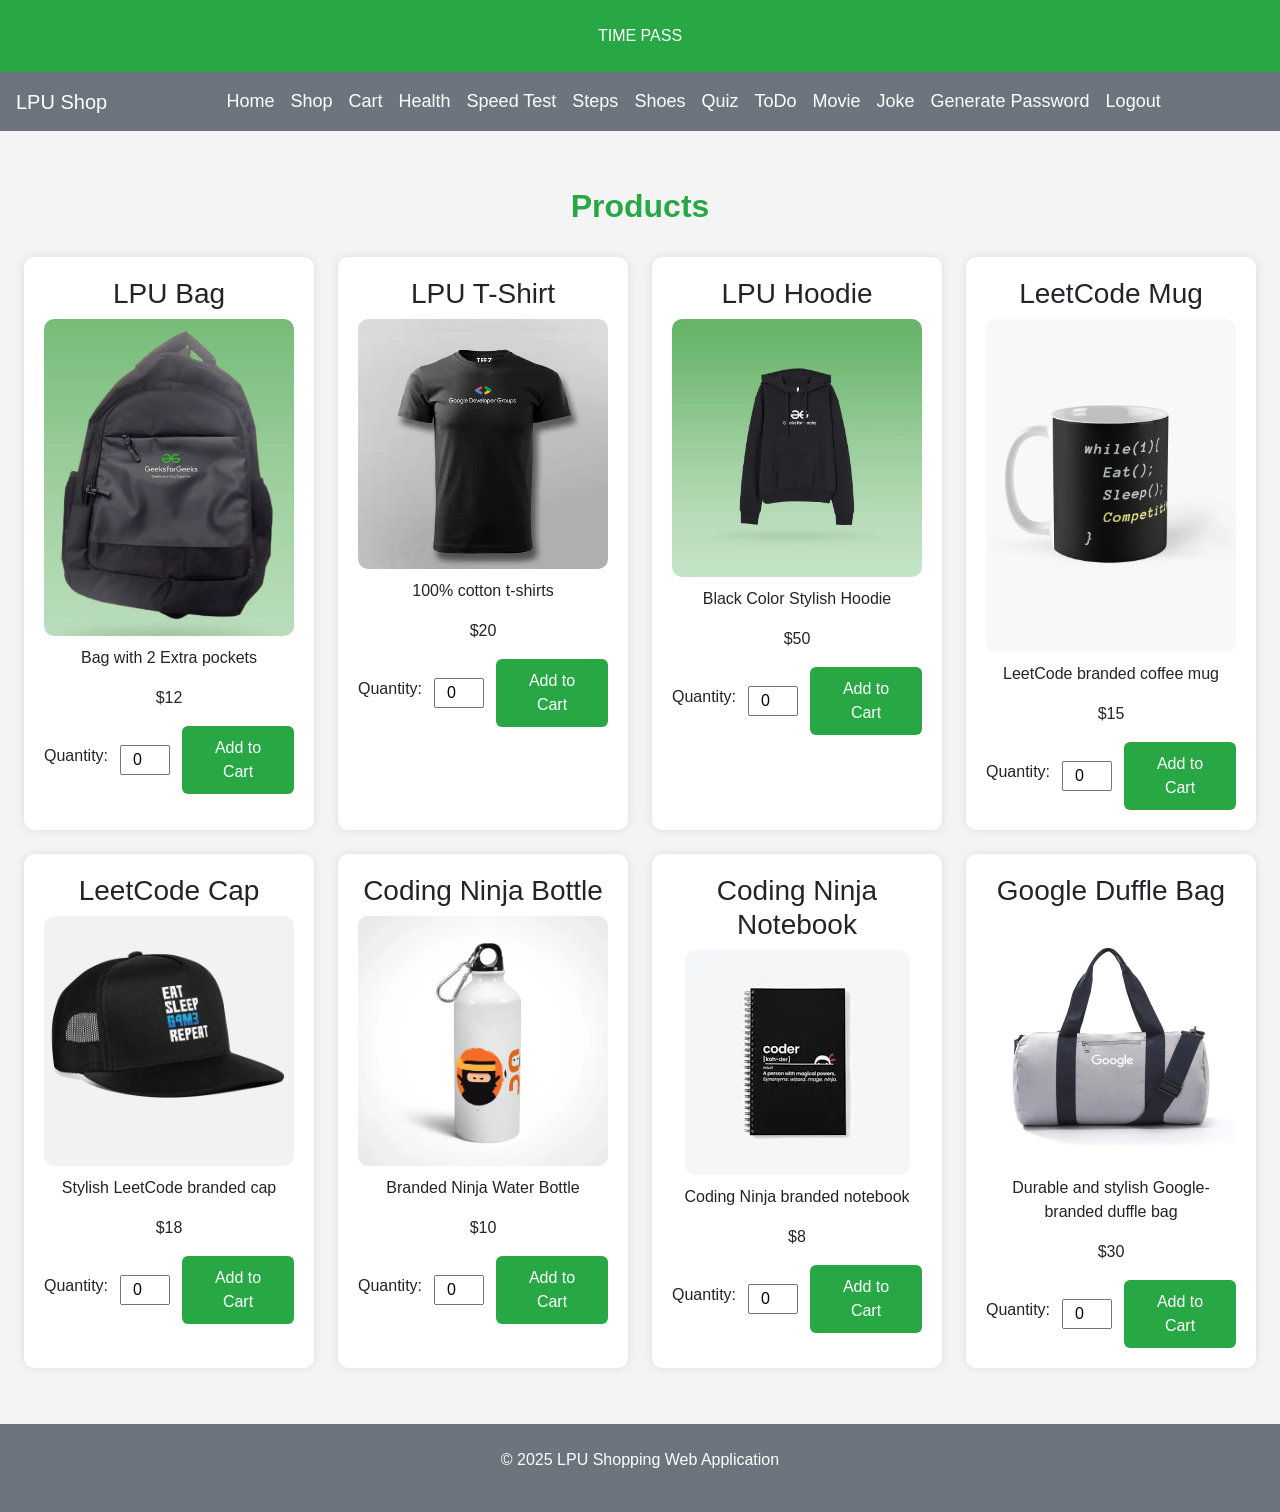
<file: index.html>
<!DOCTYPE html>
<html lang="en">
<head>
  <meta charset="UTF-8" />
  <meta name="viewport" content="width=device-width, initial-scale=1.0" />
  <title>LPU Shopping Web Application</title>

 <link rel="preconnect" href="https://stackpath.bootstrapcdn.com" />
  <link rel="preconnect" href="https://cdnjs.cloudflare.com" />
  <link rel="preconnect" href="https://cdn.jsdelivr.net" />

  <!-- Bootstrap CSS -->
  <link href="https://stackpath.bootstrapcdn.com/bootstrap/4.5.2/css/bootstrap.min.css" rel="stylesheet" />
  <link rel="stylesheet" href="https://cdnjs.cloudflare.com/ajax/libs/font-awesome/5.15.3/css/all.min.css" />
<!-- Preload critical CSS and JavaScript -->
<link rel="preload" href="https://stackpath.bootstrapcdn.com/bootstrap/4.5.2/css/bootstrap.min.css" as="style" />
<link rel="preload" href="https://code.jquery.com/jquery-3.5.1.slim.min.js" as="script" />
<link rel="preload" href="https://cdn.jsdelivr.net/npm/@popperjs/core@2.9.2/dist/umd/popper.min.js" as="script" />
<link rel="preload" href="https://stackpath.bootstrapcdn.com/bootstrap/4.5.2/js/bootstrap.min.js" as="script" />
<link rel="stylesheet" href="https://cdnjs.cloudflare.com/ajax/libs/font-awesome/5.15.3/css/all.min.css" />
<link rel="stylesheet" href="style.css" />

</head>
<body>
  <header>TIME PASS</header>

  <!-- Responsive Navbar -->
  <nav class="navbar navbar-expand-lg navbar-dark">
    <a class="navbar-brand text-white" href="#">LPU Shop</a>
    <button class="navbar-toggler" type="button" data-toggle="collapse" data-target="#navbarNav"
      aria-controls="navbarNav" aria-expanded="false" aria-label="Toggle navigation">
      <span class="navbar-toggler-icon"></span>
    </button>

    <div class="collapse navbar-collapse justify-content-center" id="navbarNav">
      <ul class="navbar-nav">
        <li class="nav-item"><a class="nav-link" href="login.html">Home</a></li>
        <li class="nav-item"><a class="nav-link" href="index.html">Shop</a></li>
        <li class="nav-item"><a class="nav-link" href="cart.html">Cart</a></li>
         <li class="nav-item"><a class="nav-link" href="figma1.html">Health</a></li>
         <li class="nav-item"><a class="nav-link" href="figma2.html">Speed Test</a></li>
        <li class="nav-item"><a class="nav-link" href="figma3.html">Steps</a></li>
           <li class="nav-item"><a class="nav-link" href="shoes.html">Shoes</a></li>
          <li class="nav-item"><a class="nav-link" href="game.html">Quiz</a></li>
        <li class="nav-item"><a class="nav-link" href="todo.html">ToDo</a></li>
        <li class="nav-item"><a class="nav-link" href="movie.html">Movie</a></li>
        <li class="nav-item"><a class="nav-link" href="joke.html">Joke</a></li>
        <li class="nav-item"><a class="nav-link" href="pass.html">Generate Password</a></li>
      <li class="nav-item"><a class="nav-link" href="logout.html">Logout</a></li>
      </ul>
    </div>
  </nav>

  <!-- Product Section -->
 
       
      <main>
    <h2>Products</h2>
    <div class="products-container">
     
      <div class="product-card">
        <h3>LPU Bag</h3>
        <picture>
            <source srcset="images/a.webp" type="image/webp">
            <img src="images/a.webp" alt="LPU Bag" loading="lazy">
          </picture>
        <!-- <img src="https://media.geeksforgeeks.org/wp-content/uploads/20230407154213/gfg-bag.jpg" alt="LPU Bag" /> -->
        <p>Bag with 2 Extra pockets</p>
        <p>$12</p>
        <form>
          <label>Quantity:</label>
          <input type="number" value="0" min="1" max="10" />
          <button>Add to Cart</button>
        </form>
      </div>

      <div class="product-card">
        <h3>LPU T-Shirt</h3>
        <picture>
        <source srcset="images/b.webp" type="image/webp">
            <img src="images/b.webp" alt="LPU T-Shirt" loading="lazy">
          </picture>
        <!-- <img src="https://www.teez.in/cdn/shop/files/GoogleDeveloperGroupsMenRoundNeckT-shirt_1_large.jpg?v=1697868667" alt="LPU T-Shirt" /> -->
        <p>100% cotton t-shirts</p>
        <p>$20</p>
        <form>
          <label>Quantity:</label>
          <input type="number" value="0" min="1" max="10" />
          <button>Add to Cart</button>
        </form>
      </div>
      <div class="product-card">
        <h3>LPU Hoodie</h3>
        <picture>
            <source srcset="images/c.webp" type="image/webp">
            <img src="images/c.webp" alt="LPU Hoodie" loading="lazy">
          </picture>
        <!-- <img src="https://media.geeksforgeeks.org/wp-content/uploads/20230407153938/gfg-hoodie.jpg" alt="LPU Hoodie" /> -->
        <p>Black Color Stylish Hoodie</p>
        <p>$50</p>
        <form>
          <label>Quantity:</label>
          <input type="number" value="0" min="1" max="10" />
          <button>Add to Cart</button>
        </form>
      </div>

      <div class="product-card">
        <h3>LeetCode Mug</h3>
        <picture>
            <source srcset="images/d.webp" type="image/webp">
            <img src="images/d.webp" alt="LeetCode Mug" loading="lazy">
          </picture>
        <!-- <img src="https://ih1.redbubble.net/image.2287421610.9103/mug,standard,x1000,left-pad,750x1000,f8f8f8.jpg" alt="LeetCode Mug" /> -->
        <p>LeetCode branded coffee mug</p>
        <p>$15</p>
        <form>
          <label>Quantity:</label>
          <input type="number" value="0" min="1" max="10" />
          <button>Add to Cart</button>
        </form>
      </div>
      <div class="product-card">
        <h3>LeetCode Cap</h3>
        <picture>
            <source srcset="images/e.webp" type="image/webp">
            <img src="images/e.webp" alt="LeetCode Cap" loading="lazy">
          </picture>
        <!-- <img src="https://image.spreadshirtmedia.com/image-server/v1/products/T1040A14PA2252PT32X35Y0D1037642133W5325H6391/views/1,width=550,height=550,appearanceId=14,backgroundColor=F2F2F2,modelId=1795,crop=list/eat-sleep-game-repeat-funny-leetcode-leet-snapback-cap.jpg" alt="LeetCode Cap" /> -->
        <p>Stylish LeetCode branded cap</p>
        <p>$18</p>
        <form>
          <label>Quantity:</label>
          <input type="number" value="0" min="1" max="10" />
          <button>Add to Cart</button>
        </form>
      </div>
      <div class="product-card">
        <h3>Coding Ninja Bottle</h3>
        <picture>
            <source srcset="images/f.webp" type="image/webp">
            <img src="images/f.webp" alt="Coding Ninja Bottle" loading="lazy">
          </picture>
        <!-- <img src="https://envibe.in/cdn/shop/files/front-659718046ecd9-Sipper_Bottle_600_ml.jpg?v=1704400924" alt="Coding Ninja Bottle" /> -->
        <p>Branded Ninja Water Bottle</p>
        <p>$10</p>
        <form>
          <label>Quantity:</label>
          <input type="number" value="0" min="1" max="10" />
          <button>Add to Cart</button>
        </form>
      </div>
      <div class="product-card">
        <h3>Coding Ninja Notebook</h3>
        <picture>
            <source srcset="images/g.webp" type="image/webp">
            <img src="images/g.webp" alt="Coding Ninja Notebook" loading="lazy">
          </picture>
        <!-- <img src="https://encrypted-tbn0.gstatic.com/images?q=tbn:ANd9GcR4txMD6oSGt35pG8MCZHsUNw3lMYqpsAHKQQ&s" alt="Coding Ninja Notebook" /> -->
        <p>Coding Ninja branded notebook</p>
        <p>$8</p>
        <form>
          <label>Quantity:</label>
          <input type="number" value="0" min="1" max="10" />
          <button>Add to Cart</button>
        </form>
      </div>
      <div class="product-card">
        <h3>Google Duffle Bag</h3>
        <picture>
            <source srcset="images/h.webp" type="image/webp">
            <img src="images/h.webp" alt="Google Duffle Bag" loading="lazy">
          </picture>
        <!-- <img src="https://5.imimg.com/data5/SELLER/Default/2020/10/FN/ES/DU/2459857/google-duffle-fa.jpg" alt="Google Duffle Bag" /> -->
        <p>Durable and stylish Google-branded duffle bag</p>
        <p>$30</p>
        <form>
          <label>Quantity:</label>
          <input type="number" value="0" min="1" max="10" />
          <button>Add to Cart</button>
        </form>
      </div>
    </div>

   
      
  </main>

  <!-- Footer -->
  <footer>
    <p>&copy; 2025 LPU Shopping Web Application</p>
  </footer>
<script src="script.js" defer></script>
  <!-- Bootstrap JS -->
  <script src="https://code.jquery.com/jquery-3.5.1.slim.min.js"></script>
  <script src="https://cdn.jsdelivr.net/npm/@popperjs/core@2.9.2/dist/umd/popper.min.js"></script>
  <script src="https://stackpath.bootstrapcdn.com/bootstrap/4.5.2/js/bootstrap.min.js"></script>

  <script>
  if ('serviceWorker' in navigator) {
    navigator.serviceWorker.register('/service-worker.js')
    .then(function(registration) {
      console.log('Service Worker Registered with scope:', registration.scope);
    }).catch(function(error) {
      console.log('Service Worker registration failed:', error);
    });
  }
</script>


</body>
</html>
</file>
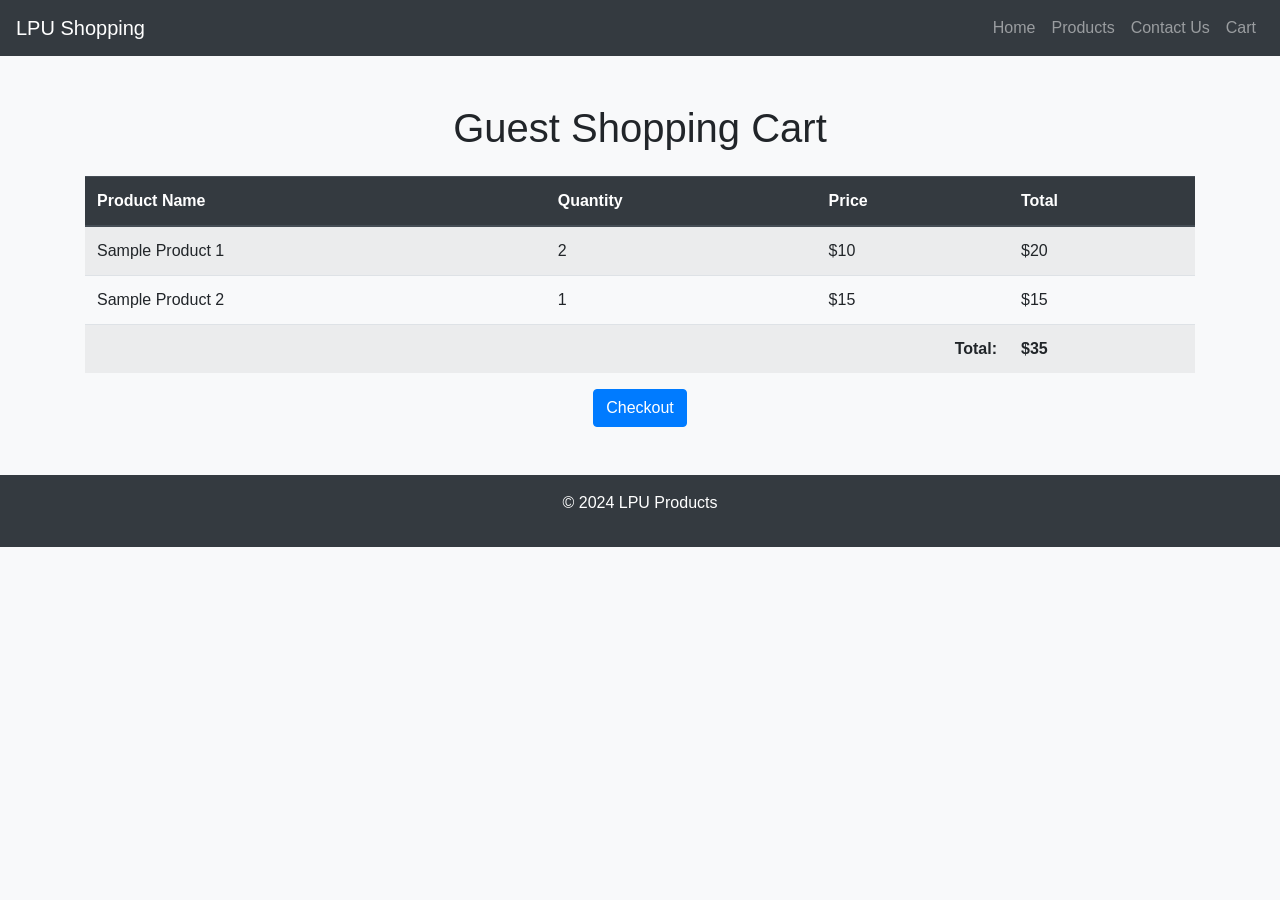
<file: cart.html>
<!DOCTYPE html>
<html lang="en">

<head>
    <meta charset="UTF-8">
    <meta name="viewport" content="width=device-width, initial-scale=1.0">
    <title>Shopping Cart</title>
    <!-- Bootstrap CSS -->
    <link href="https://stackpath.bootstrapcdn.com/bootstrap/4.5.2/css/bootstrap.min.css" rel="stylesheet">
</head>

<body class="bg-light">
    <header>
        <!-- Bootstrap Navbar -->
        <nav class="navbar navbar-expand-lg navbar-dark bg-dark">
            <a class="navbar-brand" href="#">LPU Shopping</a>
            <button class="navbar-toggler" type="button" data-toggle="collapse" data-target="#navbarNav"
                aria-controls="navbarNav" aria-expanded="false" aria-label="Toggle navigation">
                <span class="navbar-toggler-icon"></span>
            </button>
            <div class="collapse navbar-collapse" id="navbarNav">
                <ul class="navbar-nav ml-auto">
                    <li class="nav-item">
                        <a class="nav-link" href="login.html">Home</a>
                    </li>
                    <li class="nav-item">
                        <a class="nav-link" href="index.html">Products</a>
                    </li>
                    <li class="nav-item">
                        <a class="nav-link" href="mailto:vishalbisht987@gmail.com">Contact Us</a>
                    </li>
                    <li class="nav-item">
                        <a class="nav-link" href="cart.html">Cart</a>
                    </li>
                </ul>
            </div>
        </nav>
    </header>

    <div class="container mt-5">
        <h1 class="text-center">Guest Shopping Cart</h1>

        <section>
            <!-- Bootstrap Responsive Table -->
            <table class="table table-striped table-hover mt-4">
                <thead class="thead-dark">
                    <tr>
                        <th scope="col">Product Name</th>
                        <th scope="col">Quantity</th>
                        <th scope="col">Price</th>
                        <th scope="col">Total</th>
                    </tr>
                </thead>
                <tbody>
                    <tr>
                        <td>Sample Product 1</td>
                        <td>2</td>
                        <td>$10</td>
                        <td>$20</td>
                    </tr>
                    <tr>
                        <td>Sample Product 2</td>
                        <td>1</td>
                        <td>$15</td>
                        <td>$15</td>
                    </tr>
                    <tr>
                        <td colspan="3" class="text-right"><strong>Total:</strong></td>
                        <td><strong>$35</strong></td>
                    </tr>
                </tbody>
            </table>

            <div class="text-center">
                <button type="button" class="btn btn-primary">Checkout</button>
            </div>
        </section>
    </div>

    <!-- Footer -->
    <footer class="bg-dark text-white text-center py-3 mt-5">
        <p>&COPY; 2024 LPU Products</p>
    </footer>

    <!-- Bootstrap JS -->
    <script src="https://code.jquery.com/jquery-3.5.1.slim.min.js"></script>
    <script src="https://cdn.jsdelivr.net/npm/@popperjs/core@2.9.2/dist/umd/popper.min.js"></script>
    <script src="https://stackpath.bootstrapcdn.com/bootstrap/4.5.2/js/bootstrap.min.js"></script>
</body>

</html>
</file>
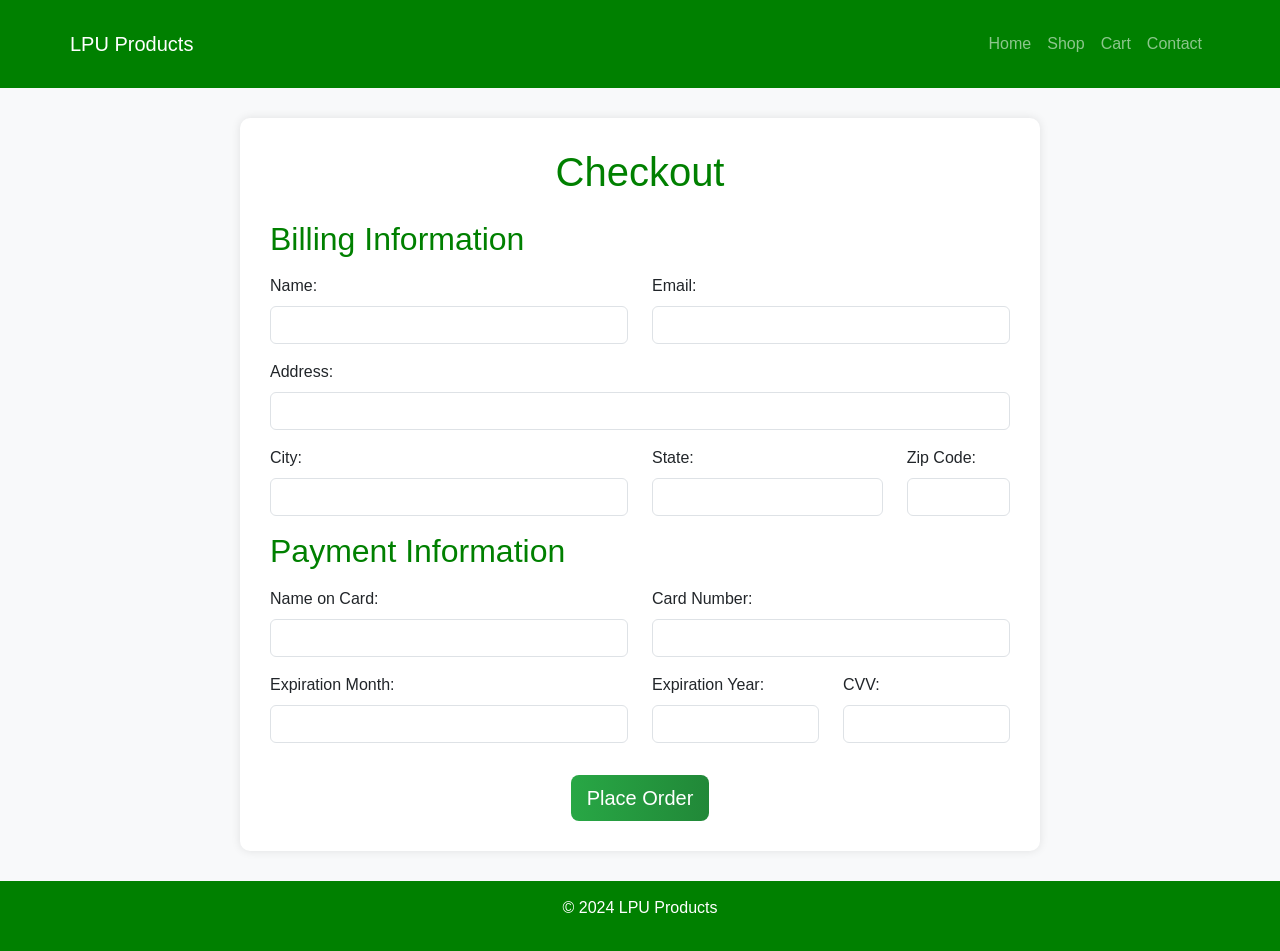
<file: checkout.html>
<!DOCTYPE html>
<html lang="en">
<head>
  <meta charset="UTF-8" />
  <meta name="viewport" content="width=device-width, initial-scale=1.0"/>
  <title>Checkout Page</title>
  <link href="https://cdn.jsdelivr.net/npm/bootstrap@5.3.0-alpha3/dist/css/bootstrap.min.css" rel="stylesheet"/>
  <style>
    body {
      background-color: #f8f9fa;
      font-family: Arial, sans-serif;
    }
    header {
      background-color: green;
      color: #ffffff;
    }
    header a {
      color: #ffffff;
      text-decoration: none;
      transition: color 0.3s;
    }
    header a:hover {
      color: #d1ecf1;
    }
    .form-section {
      max-width: 800px;
      margin: 30px auto;
      background-color: #ffffff;
      border-radius: 10px;
      padding: 30px;
      box-shadow: 0px 0px 10px rgba(0, 0, 0, 0.1);
    }
    h1, h2 {
      color: green;
    }
    .btn-submit {
      background: linear-gradient(90deg, #28a745, #218838);
      color: #ffffff;
      border: none;
      transition: background 0.3s;
    }
    .btn-submit:hover {
      background: linear-gradient(90deg, #218838, #28a745);
    }
    footer {
      background-color: green;
      color: #ffffff;
      padding: 15px;
      text-align: center;
    }
  </style>
</head>
<body>
  <!-- Header -->
  <header class="p-3">
    <nav class="navbar navbar-expand-lg navbar-dark container">
      <a class="navbar-brand" href="#">LPU Products</a>
      <button class="navbar-toggler" type="button" data-bs-toggle="collapse" data-bs-target="#navbarNav">
        <span class="navbar-toggler-icon"></span>
      </button>
      <div class="collapse navbar-collapse" id="navbarNav">
        <ul class="navbar-nav ms-auto">
          <li class="nav-item"><a href="#" class="nav-link">Home</a></li>
          <li class="nav-item"><a href="#" class="nav-link">Shop</a></li>
          <li class="nav-item"><a href="#" class="nav-link">Cart</a></li>
          <li class="nav-item"><a href="#" class="nav-link">Contact</a></li>
        </ul>
      </div>
    </nav>
  </header>

  <!-- Checkout Form -->
  <section class="form-section container">
    <h1 class="text-center mb-4">Checkout</h1>
    <form>
      <!-- Billing Information -->
      <h2 class="mb-3">Billing Information</h2>
      <div class="row mb-3">
        <div class="col-md-6">
          <label for="name" class="form-label">Name:</label>
          <input type="text" id="name" class="form-control" required>
        </div>
        <div class="col-md-6">
          <label for="email" class="form-label">Email:</label>
          <input type="email" id="email" class="form-control" required>
        </div>
      </div>
      <div class="mb-3">
        <label for="address" class="form-label">Address:</label>
        <input type="text" id="address" class="form-control" required>
      </div>
      <div class="row mb-3">
        <div class="col-md-6">
          <label for="city" class="form-label">City:</label>
          <input type="text" id="city" class="form-control" required>
        </div>
        <div class="col-md-4">
          <label for="state" class="form-label">State:</label>
          <input type="text" id="state" class="form-control" required>
        </div>
        <div class="col-md-2">
          <label for="zip" class="form-label">Zip Code:</label>
          <input type="text" id="zip" class="form-control" required>
        </div>
      </div>

      <!-- Payment Information -->
      <h2 class="mb-3">Payment Information</h2>
      <div class="row mb-3">
        <div class="col-md-6">
          <label for="cardholder" class="form-label">Name on Card:</label>
          <input type="text" id="cardholder" class="form-control" required>
        </div>
        <div class="col-md-6">
          <label for="cardnumber" class="form-label">Card Number:</label>
          <input type="text" id="cardnumber" class="form-control" required pattern="\d{4}-?\d{4}-?\d{4}-?\d{4}">
        </div>
      </div>
      <div class="row mb-3">
        <div class="col-md-6">
          <label for="expmonth" class="form-label">Expiration Month:</label>
          <input type="text" id="expmonth" class="form-control" required>
        </div>
        <div class="col-md-3">
          <label for="expyear" class="form-label">Expiration Year:</label>
          <input type="text" id="expyear" class="form-control" required>
        </div>
        <div class="col-md-3">
          <label for="cvv" class="form-label">CVV:</label>
          <input type="text" id="cvv" class="form-control" required>
        </div>
      </div>
      <div class="text-center">
        <button type="submit" class="btn btn-submit btn-lg mt-3">Place Order</button>
      </div>
    </form>
  </section>

  <!-- Footer -->
  <footer>
    <p>&copy; 2024 LPU Products</p>
  </footer>

  <!-- Bootstrap JS -->
  <script src="https://cdn.jsdelivr.net/npm/bootstrap@5.3.0-alpha3/dist/js/bootstrap.bundle.min.js"></script>
</body>
</html>
</file>
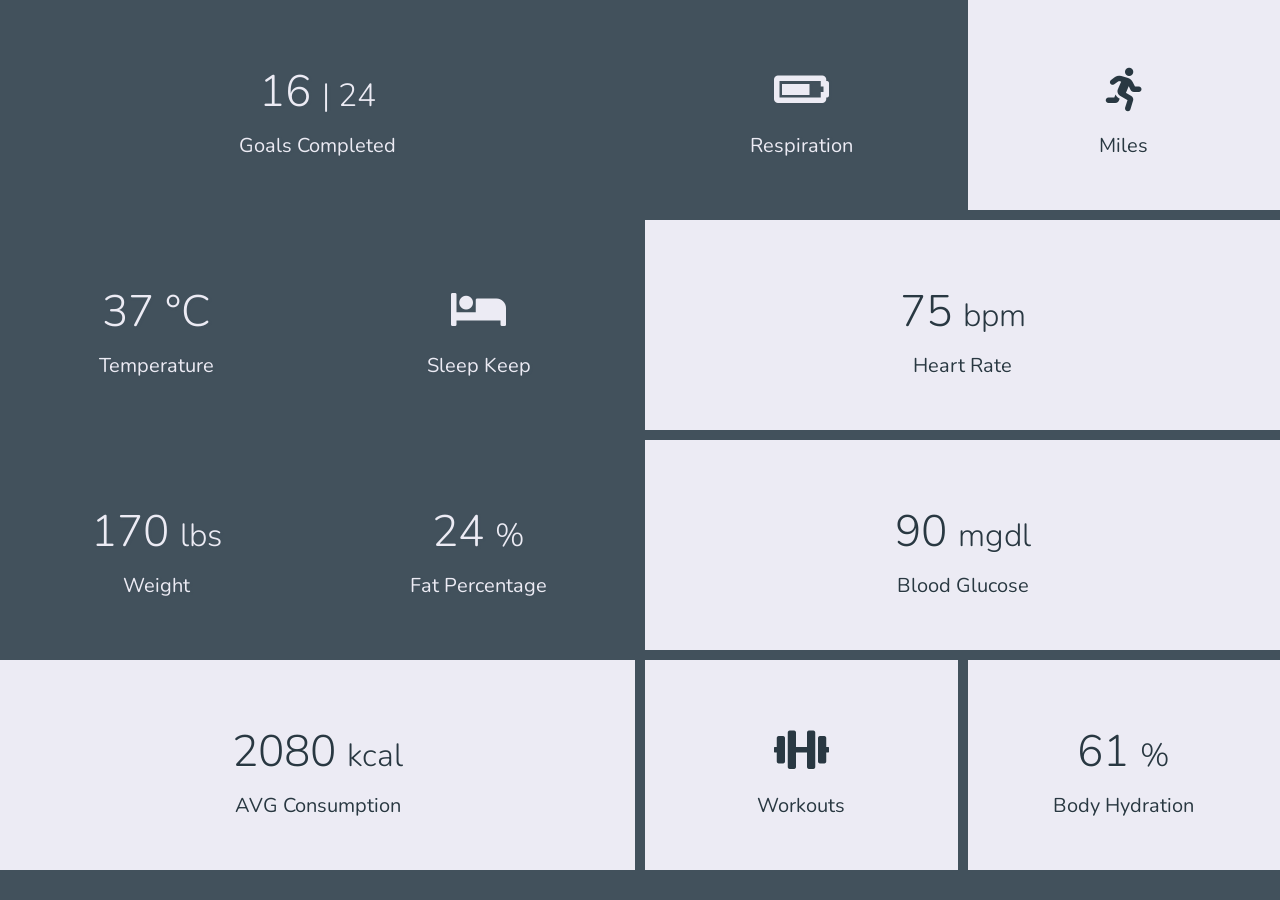
<file: figma1.html>
<!DOCTYPE html>
<html lang="en">
  <head>
    <meta charset="UTF-8" />
    <meta name="viewport" content="width=device-width, initial-scale=1.0" />
    <title>Health Dashboard</title>
    <link
      rel="stylesheet"
      href="https://cdnjs.cloudflare.com/ajax/libs/font-awesome/5.15.1/css/all.min.css"
      integrity="sha512-+4zCK9k+qNFUR5X+cKL9EIR+ZOhtIloNl9GIKS57V1MyNsYpYcUrUeQc9vNfzsWfV28IaLL3i96P9sdNyeRssA=="
      crossorigin="anonymous"
    />
    <style>
      @import url("https://fonts.googleapis.com/css2?family=Nunito:wght@300;400&display=swap");

      :root {
        --main-color: #42515c;
        --text-color: #ecebf4;
        --dark-text-color: #293842;
      }

      * {
        box-sizing: border-box;
        margin: 0;
        padding: 0;
      }

      body {
        background-color: var(--main-color);
        color: var(--text-color);
        font-family: "Nunito", sans-serif;
        min-height: 100vh;
      }

      h2 {
        font-size: 2.75rem;
        font-weight: 300;
        margin: 0.625rem;
      }

      h2 span {
        font-size: 2rem;
      }

      p {
        font-size: 1.25rem;
      }

      .container {
        display: grid;
        grid-template-columns: 1fr 1fr;
        gap: 10px;
      }

      .container > div {
        cursor: pointer;
        height: 210px;
        background-size: cover;
        background-attachment: fixed;
        display: flex;
        flex-direction: column;
        justify-content: center;
        align-items: center;
        text-align: center;
        transition: all 0.5s ease-out;
      }

      .container > div:hover {
        opacity: 0.7;
        transform: scale(0.98);
      }

      .bg1 {
        background-image: url("https://images.unsplash.com/photo-1599447333424-272c8fa5466f?ixid=MXwxMjA3fDB8MHxwaG90by1wYWdlfHx8fGVufDB8fHw%3D&ixlib=rb-1.2.1&auto=format&fit=crop&w=1350&q=80");
        text-shadow: 1px 1px 2px var(--main-color);
      }

      .bg2 {
        background: var(--text-color)
          url("https://images.unsplash.com/photo-1529686159790-3246c5082afb?ixlib=rb-1.2.1&ixid=MXwxMjA3fDB8MHxwaG90by1wYWdlfHx8fGVufDB8fHw%3D&auto=format&fit=crop&w=1350&q=80");
        color: var(--dark-text-color);
        text-shadow: 0 1px 0 rgba(255, 255, 255, 0.4);
      }

      .container > div:first-of-type,
      .container > div:nth-of-type(6),
      .container > div:nth-of-type(9),
      .container > div:nth-of-type(10) {
        grid-column: span 2;
      }

      @media (min-width: 768px) {
        .container {
          grid-template-columns: repeat(4, 1fr);
        }
      }
    </style>
  </head>
  <body>
    <div class="container">
      <div class="bg1">
        <h2>16 <span>| 24</span></h2>
        <p>Goals Completed</p>
      </div>
      <div class="bg1">
        <h2><i class="fas fa-battery-three-quarters"></i></h2>
        <p>Respiration</p>
      </div>
      <div class="bg2">
        <h2><i class="fas fa-running"></i></h2>
        <p>Miles</p>
      </div>
      <div class="bg1">
        <h2>37 &deg;C</h2>
        <p>Temperature</p>
      </div>
      <div class="bg1">
        <h2><i class="fas fa-bed"></i></h2>
        <p>Sleep Keep</p>
      </div>
      <div class="bg2">
        <h2>75 <span>bpm</span></h2>
        <p>Heart Rate</p>
      </div>
      <div class="bg1">
        <h2>170 <span>lbs</span></h2>
        <p>Weight</p>
      </div>
      <div class="bg1">
        <h2>24 <span>%</span></h2>
        <p>Fat Percentage</p>
      </div>
      <div class="bg2">
        <h2>90 <span>mgdl</span></h2>
        <p>Blood Glucose</p>
      </div>
      <div class="bg2">
        <h2>2080 <span>kcal</span></h2>
        <p>AVG Consumption</p>
      </div>
      <div class="bg2">
        <h2><i class="fas fa-dumbbell"></i></h2>
        <p>Workouts</p>
      </div>
      <div class="bg2">
        <h2>61 <span>%</span></h2>
        <p>Body Hydration</p>
      </div>
    </div>
  </body>
</html>
</file>
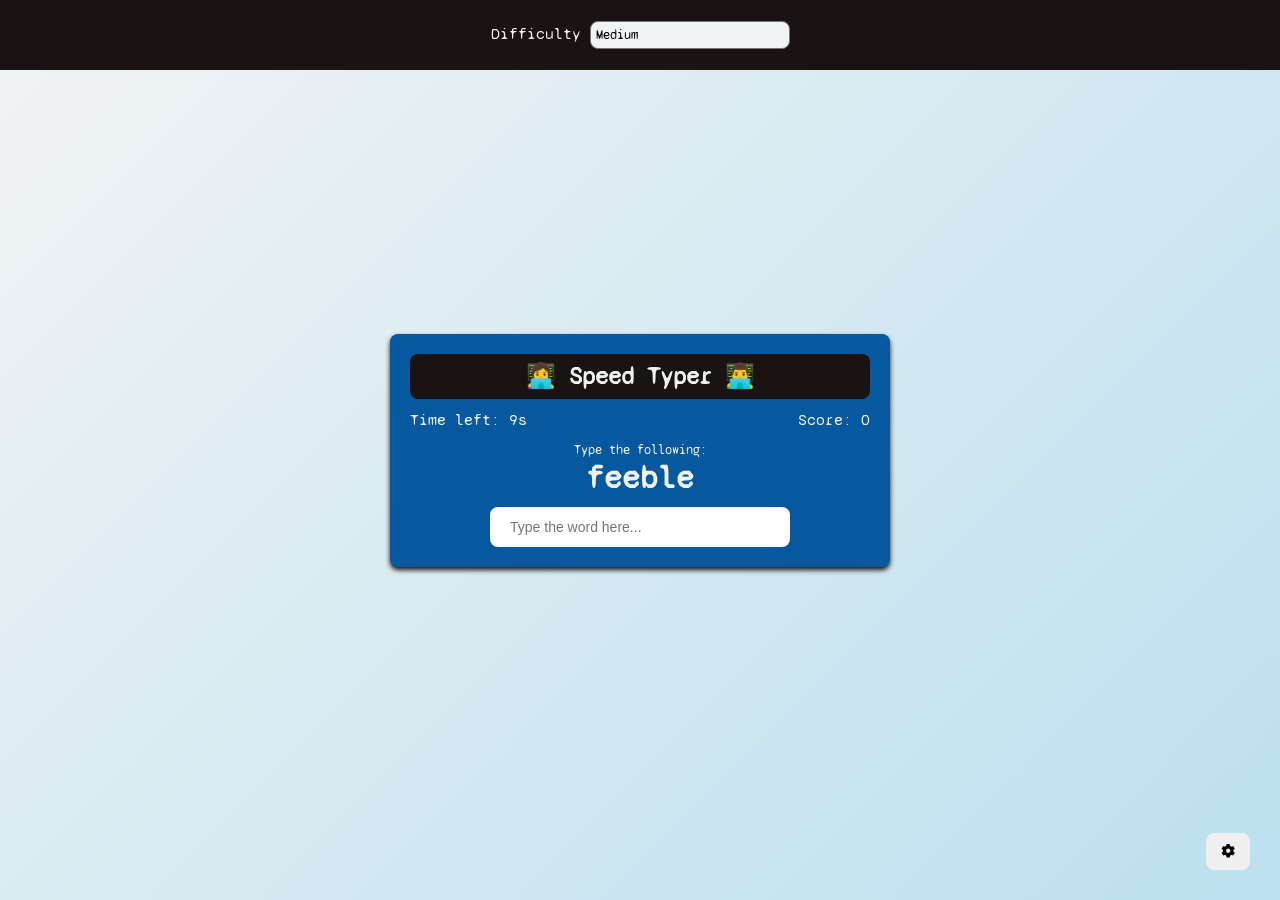
<file: figma2.html>
<!DOCTYPE html>
<html lang="en">
  <head>
    <meta charset="UTF-8" />
    <meta name="viewport" content="width=device-width, initial-scale=1.0" />
    <title>Speed Typer</title>
    <link
      rel="stylesheet"
      href="https://cdnjs.cloudflare.com/ajax/libs/font-awesome/5.15.1/css/all.min.css"
      integrity="sha512-+4zCK9k+qNFUR5X+cKL9EIR+ZOhtIloNl9GIKS57V1MyNsYpYcUrUeQc9vNfzsWfV28IaLL3i96P9sdNyeRssA=="
      crossorigin="anonymous"
    />
    <style>
      @import url('https://fonts.googleapis.com/css2?family=Syne+Mono&display=swap');

      :root {
        --primary-color: #BBE0EF;
        --secondary-color: #06599F;
        --overlay-color: #1A1314;
        --gradient-color: #F2F3F4;
        --text-color: #F0F0ED;
        --border-radius: 0.5rem;
      }

      * {
        box-sizing: border-box;
      }

      body {
        background-color: var(--primary-color);
        background-image: linear-gradient(315deg, var(--primary-color) 0%, var(--gradient-color) 100%);
        font-family: "Syne Mono", monospace;
        display: flex;
        flex-direction: column;
        align-items: center;
        justify-content: center;
        min-height: 100vh;
        overflow: hidden;
        margin: 0;
      }

      button {
        cursor: pointer;
        font-size: 14px;
        font-family: inherit;
        border-radius: var(--border-radius);
        padding: 10px 15px;
        border: none;
      }

      button:hover {
        color: var(--text-color);
        background-color: var(--overlay-color);
      }

      button:active {
        transform: scale(0.98);
      }

      select {
        width: 200px;
        padding: 5px;
        font-family: inherit;
        appearance: none;
        -webkit-appearance: none;
        -moz-appearance: none;
        border-radius: var(--border-radius);
        background-color: var(--gradient-color);
      }

      select:focus,
      button:focus,
      input:focus {
        outline: 0;
      }

      .settings-btn {
        position: absolute;
        bottom: 30px;
        right: 30px;
      }

      .settings {
        position: absolute;
        top: 0;
        left: 0;
        width: 100%;
        background-color: var(--overlay-color);
        color: var(--text-color);
        height: 70px;
        display: flex;
        align-items: center;
        justify-content: center;
        transform: translateY(0);
        transition: transform 0.3s ease-in-out;
      }

      .settings.hide {
        transform: translateY(-100%);
      }

      .container {
        background-color: var(--secondary-color);
        padding: 20px;
        border-radius: var(--border-radius);
        box-shadow: 0 3px 5px var(--overlay-color);
        color: var(--text-color);
        position: relative;
        text-align: center;
        width: 500px;
        max-width: 90vw;
      }

      h1 {
        margin: 0;
      }

      h2 {
        background-color: var(--overlay-color);
        padding: 8px;
        border-radius: var(--border-radius);
        margin: 0 0 40px;
      }

      input {
        border: 0;
        border-radius: var(--border-radius);
        font-size: 14px;
        width: 300px;
        padding: 12px 20px;
        margin-top: 10px;
      }

      .score-container {
        position: absolute;
        top: 60px;
        right: 20px;
      }

      .time-container {
        position: absolute;
        top: 60px;
        left: 20px;
      }

      .end-game-container {
        background-color: inherit;
        border-radius: inherit;
        display: none;
        align-items: center;
        justify-content: center;
        flex-direction: column;
        position: absolute;
        top: 0;
        left: 0;
        width: 100%;
        height: 100%;
        z-index: 1;
      }
    </style>
  </head>
  <body>
    <button id="settings-btn" class="settings-btn">
      <i class="fas fa-cog"></i>
    </button>
    <div class="settings" id="settings">
      <form id="settings-form">
        <label for="difficulty">Difficulty</label>
        <select id="difficulty">
          <option value="easy">Easy</option>
          <option value="medium">Medium</option>
          <option value="hard">Hard</option>
        </select>
      </form>
    </div>
    <div class="container">
      <h2>👩‍💻 Speed Typer 👨‍💻</h2>
      <small>Type the following:</small>
      <h1 id="word"></h1>
      <input
        type="text"
        id="text"
        autocomplete="off"
        placeholder="Type the word here..."
      />
      <p class="time-container">Time left: <span id="time">10s</span></p>
      <p class="score-container">Score: <span id="score">0</span></p>
      <div id="end-game-container" class="end-game-container"></div>
    </div>
    <script>
      const word = document.getElementById("word");
      const text = document.getElementById("text");
      const scoreElement = document.getElementById("score");
      const timeElement = document.getElementById("time");
      const endgameElement = document.getElementById("end-game-container");
      const settingsButton = document.getElementById("settings-btn");
      const settings = document.getElementById("settings");
      const settingsForm = document.getElementById("settings-form");
      const difficultySelect = document.getElementById("difficulty");

      const words = [
        "sigh", "tense", "airplane", "ball", "pies", "juice", "warlike", "bad",
        "north", "dependent", "steer", "silver", "highfalutin", "superficial",
        "quince", "eight", "feeble", "admit", "drag", "loving"
      ];

      let randomWord;
      let score = 0;
      let time = 10;
      let difficulty =
        localStorage.getItem("difficulty") !== null
          ? localStorage.getItem("difficulty")
          : "medium";

      difficultySelect.value = difficulty;

      function getRandomWord() {
        return words[Math.floor(Math.random() * words.length)];
      }

      function addWordToDom() {
        randomWord = getRandomWord();
        word.innerText = randomWord;
      }

      function updateScore() {
        score++;
        scoreElement.innerText = score;
      }

      function updateTime() {
        time--;
        timeElement.innerText = time + "s";
        if (time === 0) {
          clearInterval(timeInterval);
          gameOver();
        }
      }

      function gameOver() {
        endgameElement.innerHTML = `
          <h1>Time ran out</h1>
          <p>Your final score is ${score}</p>
          <button onclick="history.go(0)">Play Again</button>
        `;
        endgameElement.style.display = "flex";
      }

      const timeInterval = setInterval(updateTime, 1000);

      text.addEventListener("input", (e) => {
        const insertedText = e.target.value;
        if (insertedText === randomWord) {
          e.target.value = "";
          addWordToDom();
          updateScore();
          if (difficulty === "hard") time += 2;
          else if (difficulty === "medium") time += 3;
          else time += 5;
          updateTime();
        }
      });

      settingsButton.addEventListener("click", () =>
        settings.classList.toggle("hide")
      );

      settingsForm.addEventListener("change", (e) => {
        difficulty = e.target.value;
        localStorage.setItem("difficulty", difficulty);
      });

      addWordToDom();
      text.focus();
    </script>
  </body>
</html>
</file>
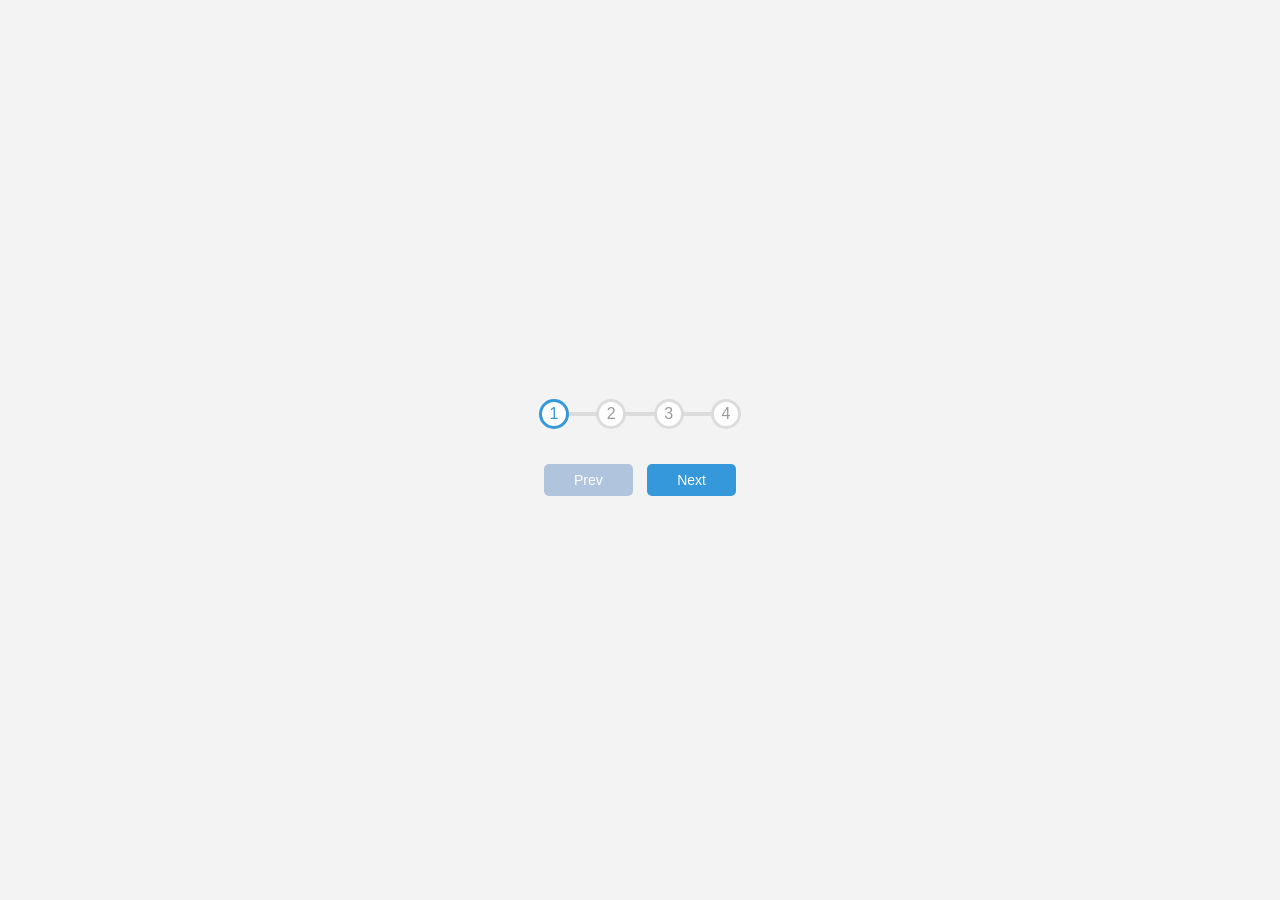
<file: figma3.html>
<!DOCTYPE html>
<html lang="en">
  <head>
    <meta charset="UTF-8" />
    <meta name="viewport" content="width=device-width, initial-scale=1.0" />
    <title>Progress Steps</title>
    <style>
      * {
        box-sizing: border-box;
      }

      body {
        font-family: "Segoe UI", Tahoma, Geneva, Verdana, sans-serif;
        display: flex;
        justify-content: center;
        align-items: center;
        height: 100vh;
        background-color: #f3f3f3;
        margin: 0;
      }

      .container {
        text-align: center;
      }

      .progress-container {
        display: flex;
        justify-content: space-between;
        position: relative;
        margin-bottom: 30px;
        max-width: 400px;
        width: 100%;
      }

      .progress-container::before {
        content: "";
        background-color: #dcdcdc;
        position: absolute;
        top: 50%;
        left: 0;
        transform: translateY(-50%);
        height: 4px;
        width: 100%;
        z-index: -1;
      }

      .progress {
        background-color: #3498db;
        position: absolute;
        top: 50%;
        left: 0;
        transform: translateY(-50%);
        height: 4px;
        width: 0%;
        z-index: -1;
        transition: width 0.3s ease;
      }

      .circle {
        background-color: #fff;
        color: #999;
        border-radius: 50%;
        height: 30px;
        width: 30px;
        display: flex;
        justify-content: center;
        align-items: center;
        border: 3px solid #dcdcdc;
        transition: all 0.3s ease;
      }

      .circle.active {
        border-color: #3498db;
        color: #3498db;
      }

      .btn {
        background-color: #3498db;
        color: white;
        border: none;
        border-radius: 5px;
        padding: 8px 30px;
        margin: 5px;
        cursor: pointer;
        font-size: 14px;
      }

      .btn:disabled {
        background-color: #b0c4de;
        cursor: not-allowed;
      }
    </style>
  </head>
  <body>
    <div class="container">
      <div class="progress-container">
        <div class="progress" id="progress"></div>
        <div class="circle active">1</div>
        <div class="circle">2</div>
        <div class="circle">3</div>
        <div class="circle">4</div>
      </div>
      <button class="btn" id="prev" disabled>Prev</button>
      <button class="btn" id="next">Next</button>
    </div>

    <script>
      const progress = document.getElementById("progress");
      const prev = document.getElementById("prev");
      const next = document.getElementById("next");
      const circles = document.querySelectorAll(".circle");

      let currentActive = 1;

      next.addEventListener("click", () => {
        currentActive++;
        if (currentActive > circles.length) currentActive = circles.length;
        update();
      });

      prev.addEventListener("click", () => {
        currentActive--;
        if (currentActive < 1) currentActive = 1;
        update();
      });

      const update = () => {
        circles.forEach((circle, index) => {
          if (index < currentActive) {
            circle.classList.add("active");
          } else {
            circle.classList.remove("active");
          }
        });

        const actives = document.querySelectorAll(".active");
        progress.style.width =
          ((actives.length - 1) / (circles.length - 1)) * 100 + "%";

        prev.disabled = currentActive === 1;
        next.disabled = currentActive === circles.length;
      };
    </script>
  </body>
</html>
</file>
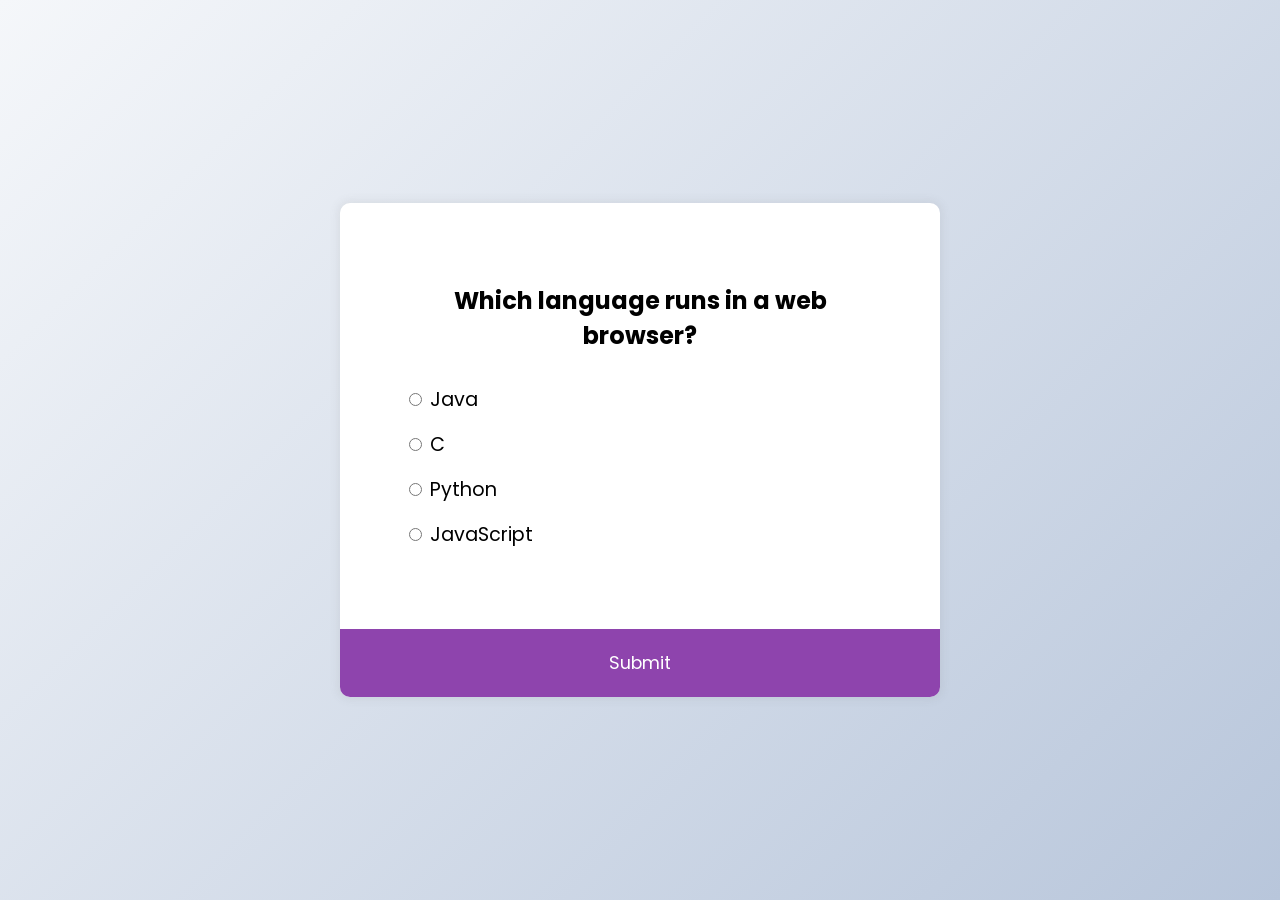
<file: game.html>
<!DOCTYPE html>
<html lang="en">
  <head>
    <meta charset="UTF-8" />
    <meta name="viewport" content="width=device-width, initial-scale=1.0" />
    <link rel="stylesheet" href="game1.css" />
    <title>Quiz App</title>
  </head>
  <body>
    <div class="quiz-container" id="quiz">
      <div class="quiz-header">
        <h2 id="question">Question text</h2>
        <ul>
          <li>
            <input type="radio" name="answer" id="a" class="answer">
            <label for="a" id="a_text">Question</label>
          </li>

          <li>
            <input type="radio" name="answer" id="b" class="answer">
            <label for="b" id="b_text">Question</label>
          </li>

          <li>
            <input type="radio" name="answer" id="c" class="answer">
            <label for="c" id="c_text">Question</label>
          </li>

          <li>
            <input type="radio" name="answer" id="d" class="answer">
            <label for="d" id="d_text">Question</label>
          </li>
        </ul>
      </div>
      <button id="submit">Submit</button>
    </div>
    <script src="game2.js" defer></script>
  </body>
</html>
</file>
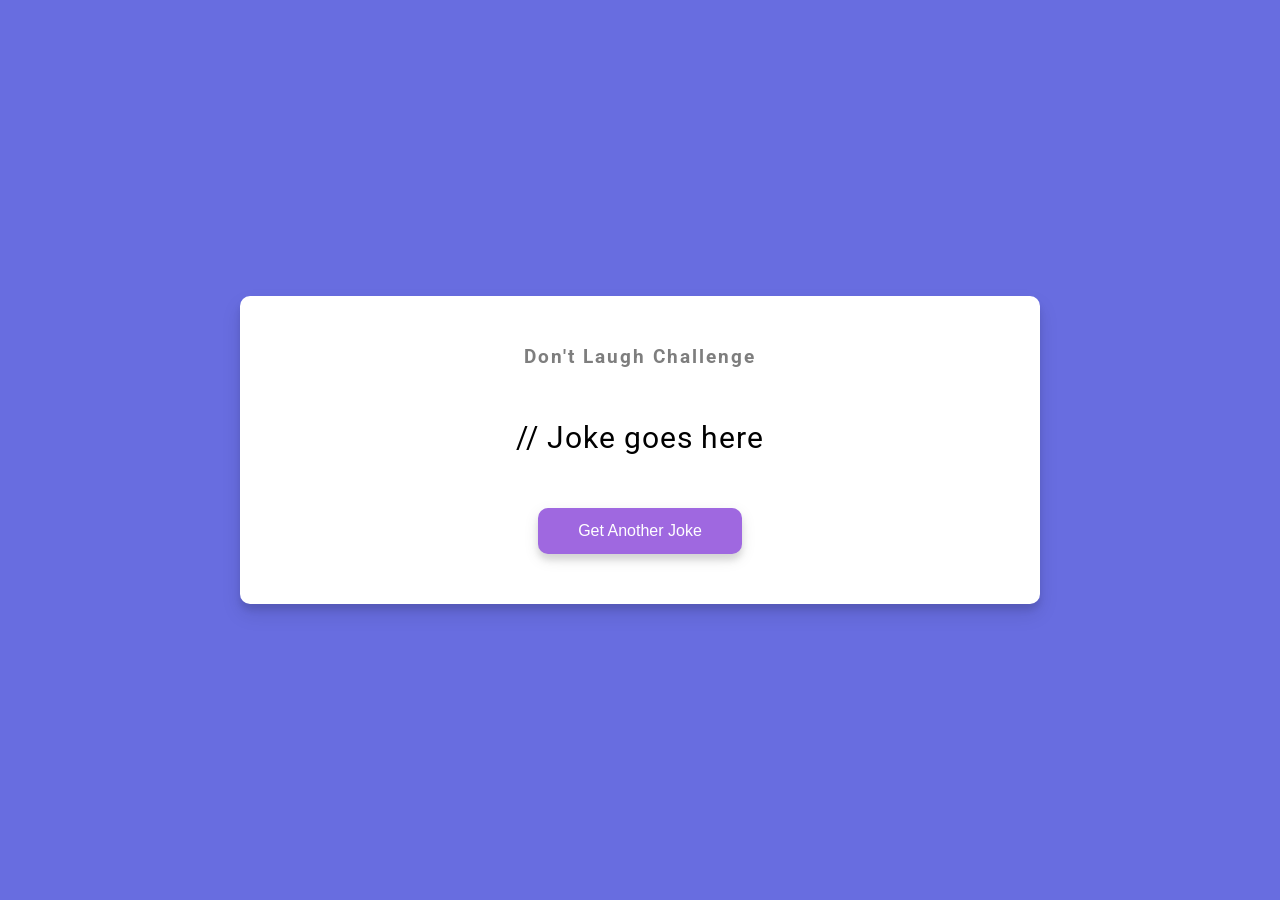
<file: joke.html>
<!DOCTYPE html>
<html lang="en">
  <head>
    <meta charset="UTF-8" />
    <meta name="viewport" content="width=device-width, initial-scale=1.0" />
    <link rel="stylesheet" href="joke2.css" />
    <title>okes</title>
  </head>
  <body>
    <div class="container">
      <h3>Don't Laugh Challenge</h3>
      <div id="joke" class="joke">// Joke goes here</div>
      <button id="jokeBtn" class="btn">Get Another Joke</button>
    </div>
    <script src="joke3.js" defer></script>
  </body>
</html>
</file>
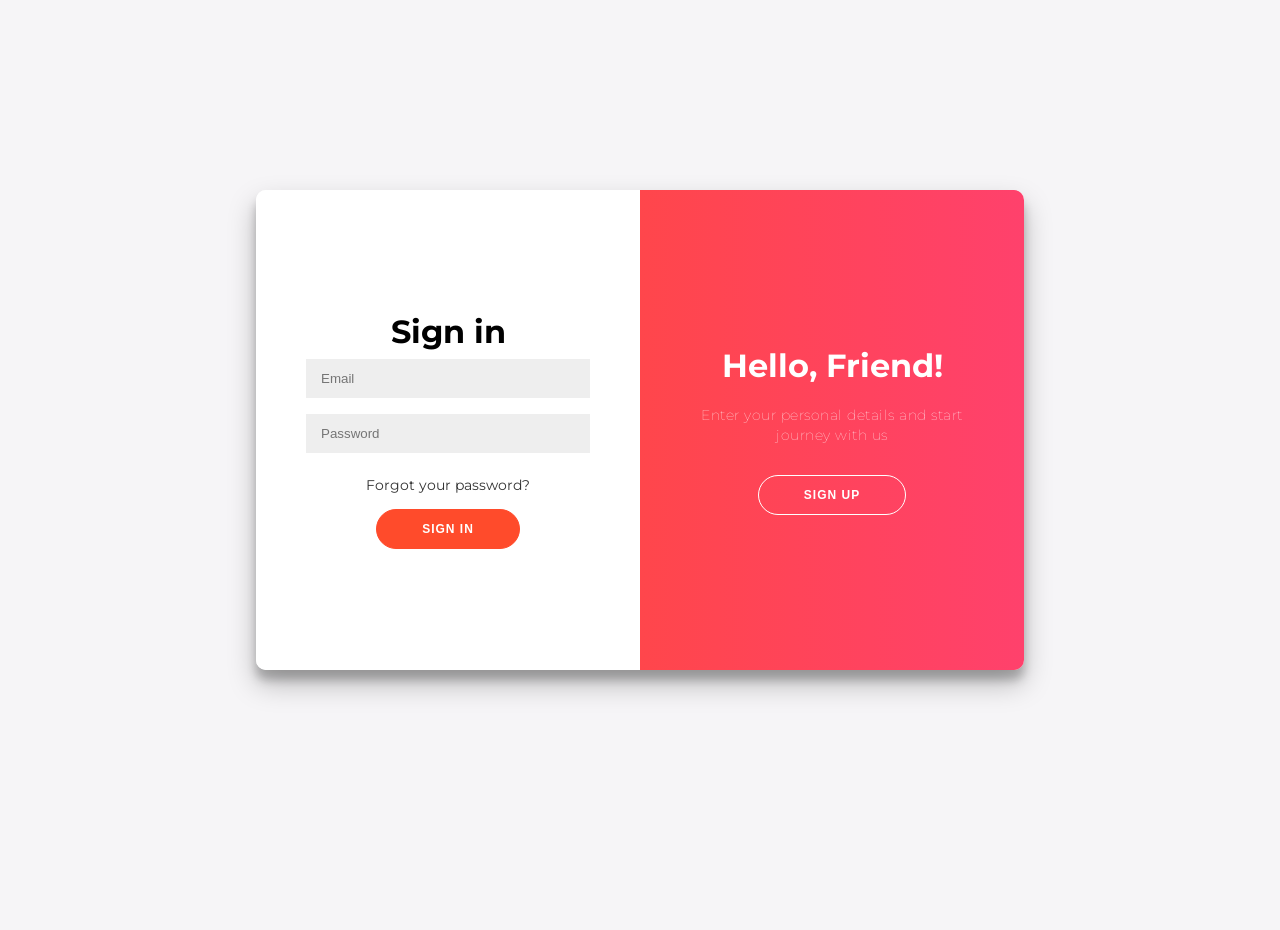
<file: login.html>
<!DOCTYPE html>
<html lang="en">
<head>
  <meta charset="UTF-8">
  <meta name="viewport" content="width=device-width, initial-scale=1.0">
  <meta http-equiv="X-UA-Compatible" content="ie=edge">
  <title>Login Page</title>
  <style>
    @import url('https://fonts.googleapis.com/css?family=Montserrat:400,800');

    * {
      box-sizing: border-box;
      margin: 0;
      padding: 0;
    }

    body {
      font-family: 'Montserrat', sans-serif;
      background: #f6f5f7;
      display: flex;
      justify-content: center;
      align-items: center;
      height: 100vh;
      margin: -20px 0 50px;
    }

    h1 {
      font-weight: bold;
      margin: 0;
    }

    h2 {
      text-align: center;
    }

    p {
      font-size: 14px;
      font-weight: 100;
      line-height: 20px;
      letter-spacing: 0.5px;
      margin: 20px 0 30px;
    }

    span {
      font-size: 12px;
    }

    a {
      color: #333;
      font-size: 14px;
      text-decoration: none;
      margin: 15px 0;
    }

    button {
      border-radius: 20px;
      border: 1px solid #FF4B2B;
      background-color: #FF4B2B;
      color: #FFFFFF;
      font-size: 12px;
      font-weight: bold;
      padding: 12px 45px;
      letter-spacing: 1px;
      text-transform: uppercase;
      transition: transform 80ms ease-in;
    }

    button:active {
      transform: scale(0.95);
    }

    button:focus {
      outline: none;
    }

    button.ghost {
      background-color: transparent;
      border-color: #FFFFFF;
    }

    form {
      background-color: #FFFFFF;
      display: flex;
      align-items: center;
      justify-content: center;
      flex-direction: column;
      padding: 0 50px;
      height: 100%;
      text-align: center;
    }

    input {
      background-color: #eee;
      border: none;
      padding: 12px 15px;
      margin: 8px 0;
      width: 100%;
    }

    .container {
      background-color: #fff;
      border-radius: 10px;
      box-shadow: 0 14px 28px rgba(0, 0, 0, 0.25), 
                  0 10px 10px rgba(0, 0, 0, 0.22);
      position: relative;
      overflow: hidden;
      width: 768px;
      max-width: 100%;
      min-height: 480px;
    }

    .form-container {
      position: absolute;
      top: 0;
      height: 100%;
      transition: all 0.6s ease-in-out;
    }

    .sign-in-container {
      left: 0;
      width: 50%;
      z-index: 2;
    }

    .container.right-panel-active .sign-in-container {
      transform: translateX(100%);
    }

    .sign-up-container {
      left: 0;
      width: 50%;
      opacity: 0;
      z-index: 1;
    }

    .container.right-panel-active .sign-up-container {
      transform: translateX(100%);
      opacity: 1;
      z-index: 5;
      animation: show 0.6s;
    }

    @keyframes show {
      0%,
      49.99% {
        opacity: 0;
        z-index: 1;
      }

      50%,
      100% {
        opacity: 1;
        z-index: 5;
      }
    }

    .overlay-container {
      position: absolute;
      top: 0;
      left: 50%;
      width: 50%;
      height: 100%;
      overflow: hidden;
      transition: transform 0.6s ease-in-out;
      z-index: 100;
    }

    .container.right-panel-active .overlay-container {
      transform: translateX(-100%);
    }

    .overlay {
      background: #FF416C;
      background: -webkit-linear-gradient(to right, #FF4B2B, #FF416C);
      background: linear-gradient(to right, #FF4B2B, #FF416C);
      background-repeat: no-repeat;
      background-size: cover;
      background-position: 0 0;
      color: #FFFFFF;
      position: relative;
      left: -100%;
      height: 100%;
      width: 200%;
      transform: translateX(0);
      transition: transform 0.6s ease-in-out;
    }

    .container.right-panel-active .overlay {
      transform: translateX(50%);
    }

    .overlay-panel {
      position: absolute;
      display: flex;
      align-items: center;
      justify-content: center;
      flex-direction: column;
      padding: 0 40px;
      text-align: center;
      top: 0;
      height: 100%;
      width: 50%;
      transform: translateX(0);
      transition: transform 0.6s ease-in-out;
    }

    .overlay-left {
      transform: translateX(-20%);
    }

    .container.right-panel-active .overlay-left {
      transform: translateX(0);
    }

    .overlay-right {
      right: 0;
      transform: translateX(0);
    }

    .container.right-panel-active .overlay-right {
      transform: translateX(20%);
    }
  </style>
</head>
<body>
  <div class="container" id="container">
    <div class="form-container sign-up-container">
        <form action="register.php" method="POST">
          <h1>Create Account</h1>
          <input type="text" name="name" placeholder="Name" required />
          <input type="text" name="username" placeholder="Username" required />
          <input type="email" name="email" placeholder="Email" required />
          <input type="password" name="password" placeholder="Password" required />
          <button type="submit">Sign Up</button>
      </form>
    
    </div>
    <div class="form-container sign-in-container">
        <form action="login.php" method="POST"> <!-- Updated action to login.php -->
          <h1>Sign in</h1>
          <input type="email" name="email" placeholder="Email" required />
          <input type="password" name="password" placeholder="Password" required />
          <a href="#">Forgot your password?</a>
          <button type="submit">Sign In</button>
        </form>
      </div>
      
    <div class="overlay-container">
      <div class="overlay">
        <div class="overlay-panel overlay-left">
          <h1>Welcome Back!</h1>
          <p>To keep connected with us please login with your personal info</p>
          <button class="ghost" id="signIn">Sign In</button>
        </div>
        <div class="overlay-panel overlay-right">
          <h1>Hello, Friend!</h1>
          <p>Enter your personal details and start journey with us</p>
          <button class="ghost" id="signUp">Sign Up</button>
        </div>
      </div>
    </div>
  </div>

  <script>
    const signUpButton = document.getElementById('signUp');
    const signInButton = document.getElementById('signIn');
    const container = document.getElementById('container');

    signUpButton.addEventListener('click', () => {
      container.classList.add('right-panel-active');
    });

    signInButton.addEventListener('click', () => {
      container.classList.remove('right-panel-active');
    });
  </script>
</body>
</html>
</file>
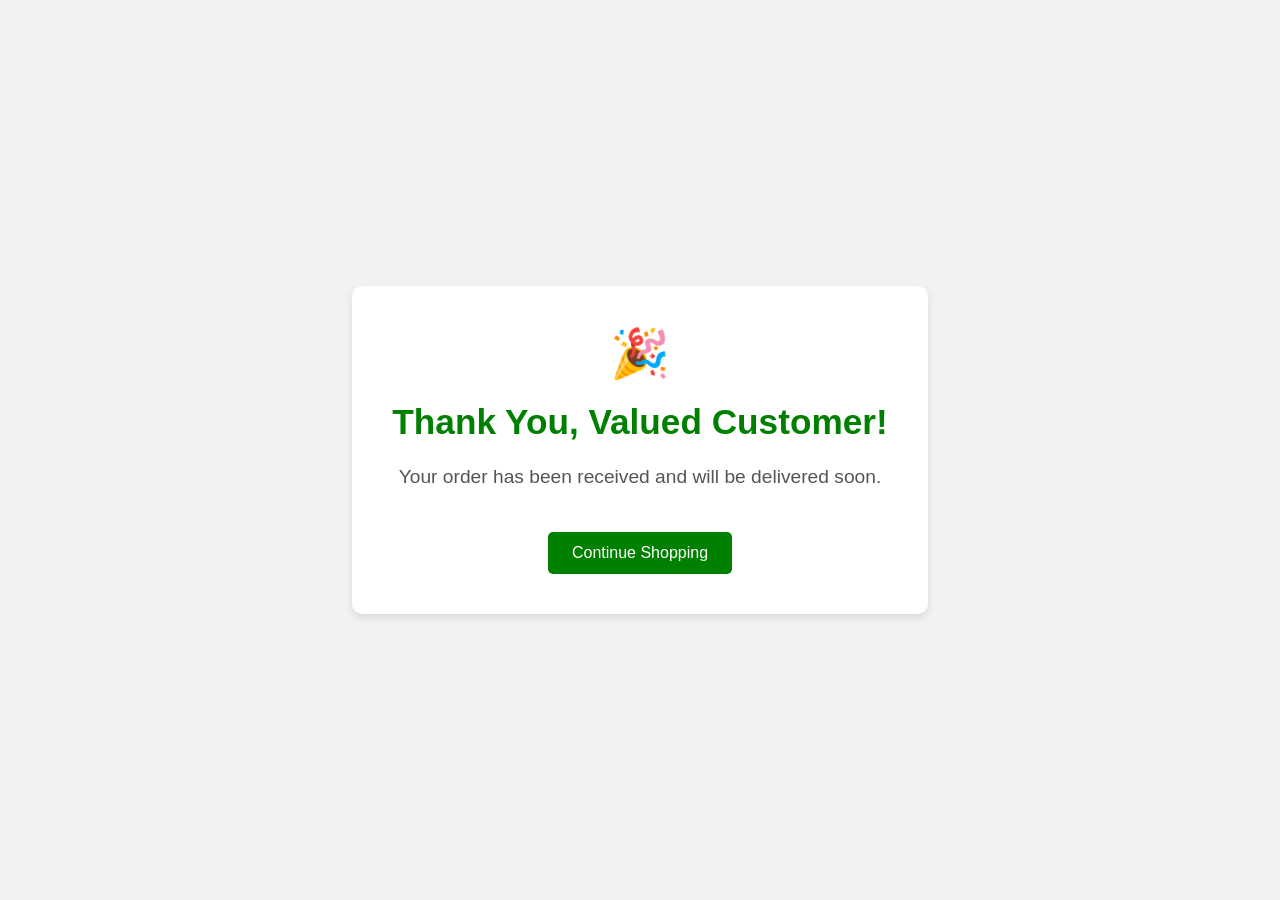
<file: logout.html>
<!DOCTYPE html>
<html lang="en">
<head>
    <meta charset="UTF-8" />
    <meta name="viewport" content="width=device-width, initial-scale=1.0"/>
    <title>Thank You</title>
    <style>
        body {
            background-color: #f2f2f2;
            font-family: Arial, sans-serif;
            display: flex;
            flex-direction: column;
            align-items: center;
            justify-content: center;
            height: 100vh;
            margin: 0;
            text-align: center;
        }
        
        .thank-you-container {
            background-color: #ffffff;
            border-radius: 10px;
            padding: 40px;
            box-shadow: 0px 4px 8px rgba(0, 0, 0, 0.1);
            max-width: 500px;
            animation: fadeIn 1s ease-in-out;
        }

        @keyframes fadeIn {
            from { opacity: 0; }
            to { opacity: 1; }
        }

        .thank-you-icon {
            font-size: 3em;
            color: #008000;
            animation: bounce 1.2s infinite alternate;
        }

        @keyframes bounce {
            from { transform: translateY(0); }
            to { transform: translateY(-10px); }
        }

        h1 {
            color: #008000;
            font-size: 2.2em;
            margin-top: 20px;
            font-weight: bold;
        }

        p {
            color: #555;
            font-size: 1.2em;
            margin-top: 15px;
        }

        .btn {
            display: inline-block;
            margin-top: 25px;
            padding: 12px 24px;
            color: #ffffff;
            background-color: #008000;
            text-decoration: none;
            border-radius: 5px;
            font-size: 1em;
            transition: background-color 0.3s;
        }

        .btn:hover {
            background-color: #005f00;
        }
    </style>
</head>
<body>
    <div class="thank-you-container">
        <div class="thank-you-icon">🎉</div>
        <h1 id="thankUser">Thank You!</h1>
        <p>Your order has been received and will be delivered soon.</p>
        <a href="shop.html" class="btn">Continue Shopping</a>
    </div>

    <script>
        // Simulated: Set the user name in localStorage before visiting this page
        // localStorage.setItem("customerName", "John Doe");

        const name = localStorage.getItem("customerName") || "Valued Customer";
        document.getElementById("thankUser").innerText = `Thank You, ${name}!`;
    </script>
</body>
</html>
</file>
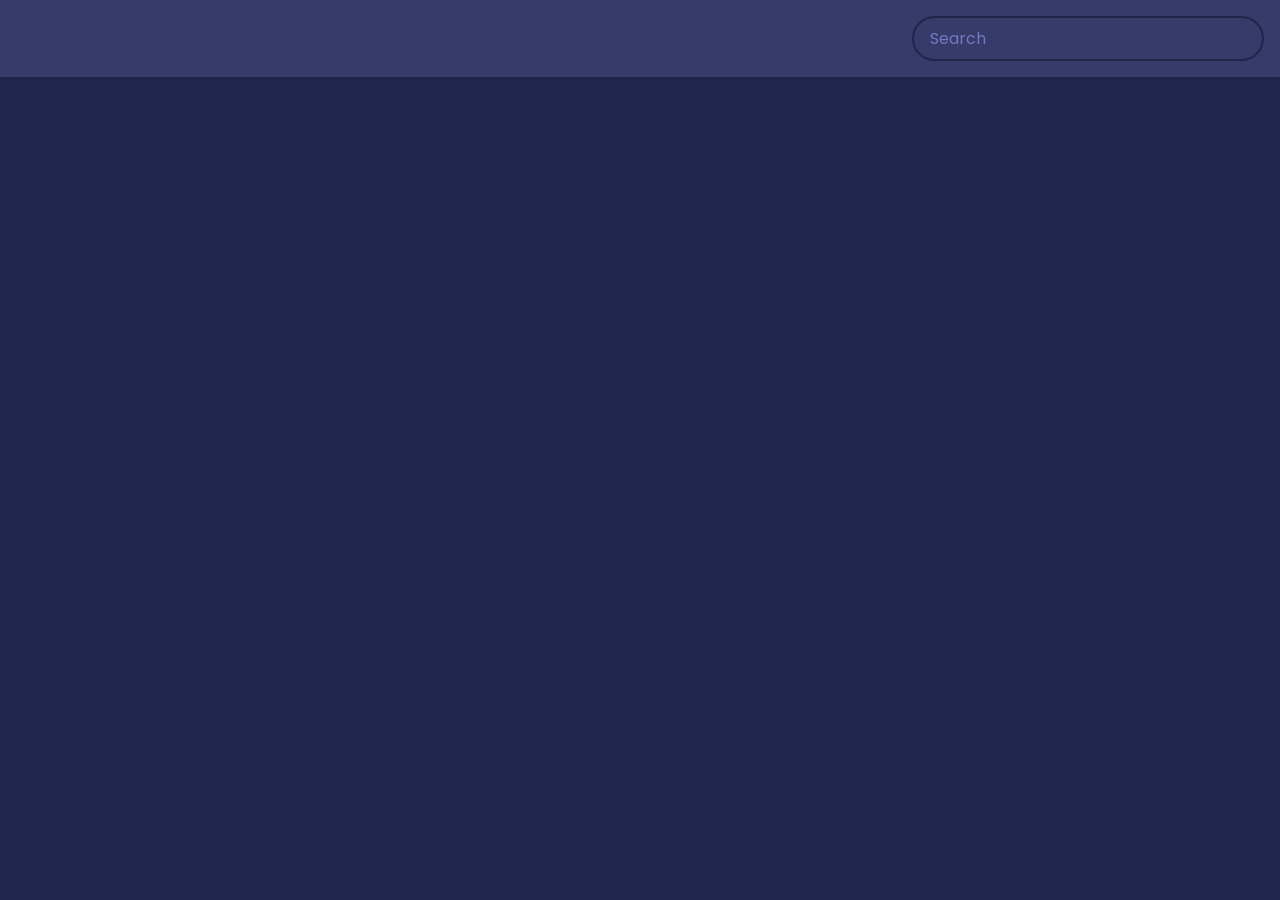
<file: movie.html>
<!DOCTYPE html>
<html lang="en">
  <head>
    <meta charset="UTF-8" />
    <meta name="viewport" content="width=device-width, initial-scale=1.0" />
    <link rel="stylesheet" href="movie2.css" />
    <title>Movie App</title>
  </head>
  <body>
    <header>
      <form id="form">
        <input type="text" id="search" class="search" placeholder="Search">
      </form>
    </header>

    <main id="main"></main>

    <script src="movie3.js" defer></script>
  </body>
</html>
</file>
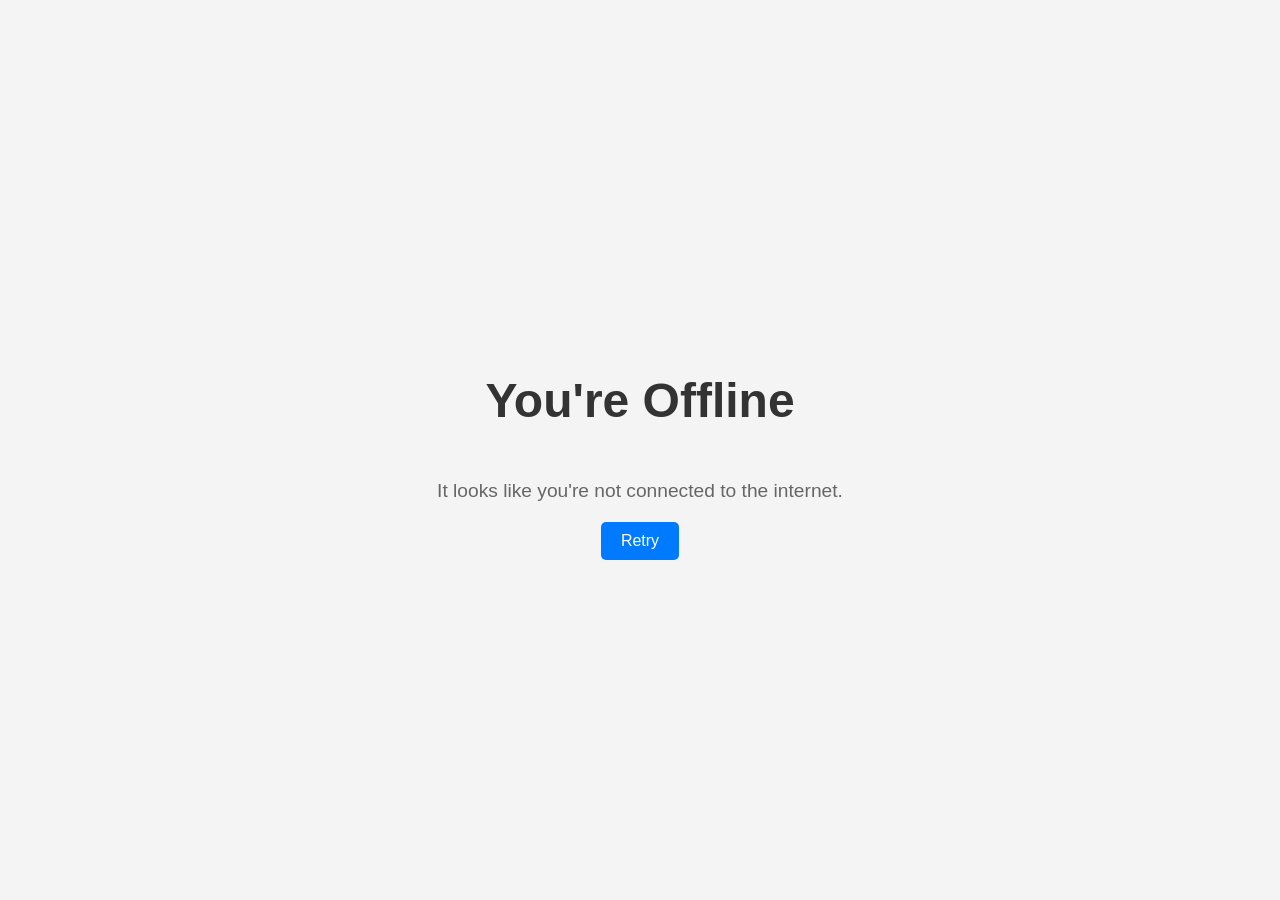
<file: offline.html>
<!DOCTYPE html>
<html lang="en">
<head>
  <meta charset="UTF-8">
  <meta name="viewport" content="width=device-width, initial-scale=1">
  <title>Offline</title>
  <style>
    body {
      margin: 0;
      padding: 0;
      background: #f4f4f4;
      font-family: Arial, sans-serif;
      height: 100vh;
      display: flex;
      justify-content: center;
      align-items: center;
      flex-direction: column;
      text-align: center;
    }
    h1 {
      font-size: 3rem;
      color: #333;
    }
    p {
      font-size: 1.2rem;
      color: #666;
      margin: 20px 0;
    }
    button {
      padding: 10px 20px;
      font-size: 1rem;
      background-color: #007bff;
      color: white;
      border: none;
      border-radius: 5px;
      cursor: pointer;
    }
    button:hover {
      background-color: #0056b3;
    }
  </style>
</head>
<body>
  <h1>You're Offline</h1>
  <p>It looks like you're not connected to the internet.</p>
  <button onclick="location.reload()">Retry</button>
</body>
</html>
</file>
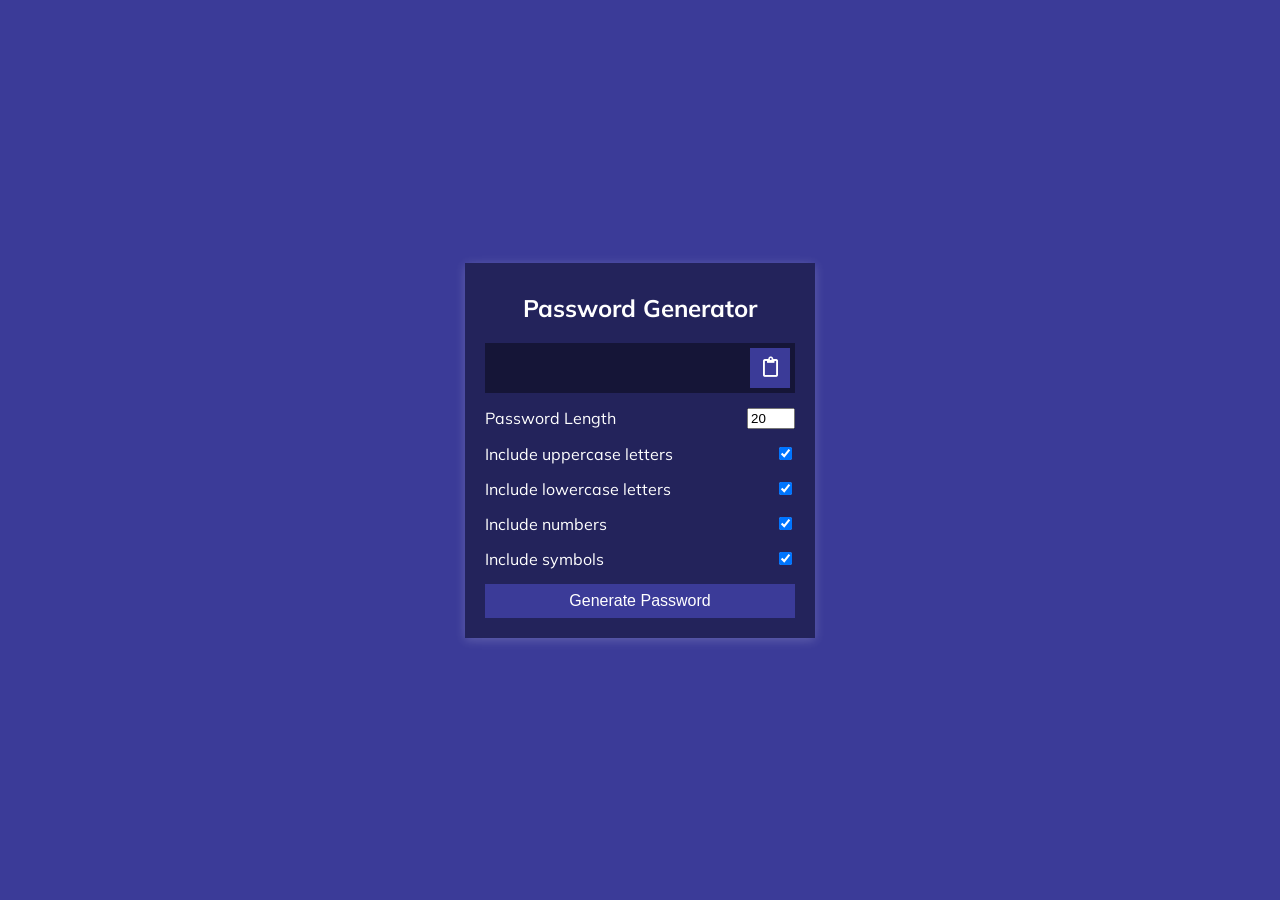
<file: pass.html>
<!DOCTYPE html>
<html lang="en">
  <head>
    <meta charset="UTF-8" />
    <meta name="viewport" content="width=device-width, initial-scale=1.0" />
    <link rel="stylesheet" href="https://cdnjs.cloudflare.com/ajax/libs/font-awesome/5.14.0/css/all.min.css" integrity="sha512-1PKOgIY59xJ8Co8+NE6FZ+LOAZKjy+KY8iq0G4B3CyeY6wYHN3yt9PW0XpSriVlkMXe40PTKnXrLnZ9+fkDaog==" crossorigin="anonymous" />
    <link rel="stylesheet" href="pass2.css" />
    <title>Password Generator</title>
  </head>
  <body>
    <div class="container">
      <h2>Password Generator</h2>
      <div class="result-container">
        <span id="result"></span>
        <button class="btn" id="clipboard">
          <i class="far fa-clipboard"></i>
        </button>
      </div>
      <div class="settings">
        <div class="setting">
          <label>Password Length</label>
          <input type="number" id="length" min="4" max="20" value="20">
        </div>
        <div class="setting">
          <label>Include uppercase letters</label>
          <input type="checkbox" id="uppercase" checked>
        </div>
        <div class="setting">
          <label>Include lowercase letters</label>
          <input type="checkbox" id="lowercase" checked>
        </div>
        <div class="setting">
          <label>Include numbers</label>
          <input type="checkbox" id="numbers" checked>
        </div>
        <div class="setting">
          <label>Include symbols</label>
          <input type="checkbox" id="symbols" checked>
        </div>
      </div>

      <button class="btn btn-large" id="generate">
        Generate Password
      </button>
    </div>
    <script src="pass3.js" defer></script>
  </body>
</html>
</file>
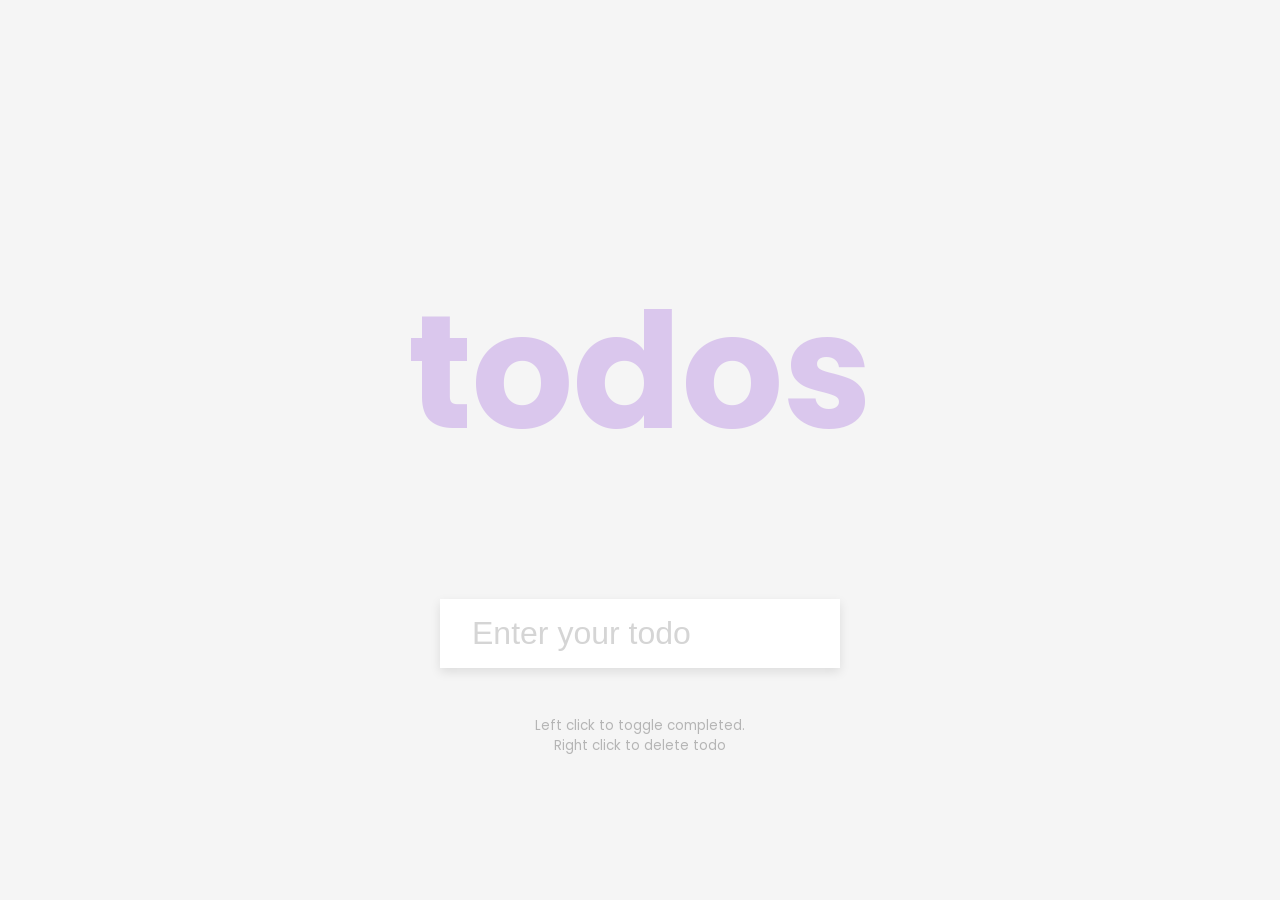
<file: todo.html>
<!DOCTYPE html>
<html lang="en">
  <head>
    <meta charset="UTF-8" />
    <meta name="viewport" content="width=device-width, initial-scale=1.0" />
    <link rel="stylesheet" href="todo1.css" />
    <title>Todo List</title>
  </head>
  <body>
    <h1>todos</h1>
    <form id="form">
      <input type="text" class="input" id="input" placeholder="Enter your todo" autocomplete="off">

      <ul class="todos" id="todos"></ul>
    </form>
    <small>Left click to toggle completed. <br> Right click to delete todo</small>

    <script src="todo2.js" defer></script>
  </body>
</html>
</file>
<file: style.css>
header,main{padding:1.5rem}button,header{background-color:#28a745;color:#fff}.navbar,footer{background-color:#6c757d}button,footer,header{color:#fff}.product-card,footer,h2,header{text-align:center}body{background-color:#f4f4f4;margin:0;padding:0}.navbar-nav .nav-link{color:#fff!important;font-size:1.125rem}.navbar-nav .nav-link:hover{color:#ffc107!important}main{margin:2rem 0}h2{color:#28a745;font-weight:700;margin-bottom:2rem;font-size:2rem}.products-container{display:grid;grid-template-columns:repeat(4,1fr);gap:1.5rem;justify-content:space-around}.product-card{background:#fff;border-radius:.625rem;box-shadow:0 0 .625rem rgba(0,0,0,.1);padding:1.25rem;transition:transform .3s}.product-card:hover{transform:scale(1.05)}.product-card img{max-width:100%;border-radius:.625rem;margin-bottom:.625rem}form{display:flex;justify-content:space-between;align-items:center;margin-top:.625rem;gap:.75rem}form input[type=number]{width:3.125rem;text-align:center}button{border:none;padding:.625rem 1.25rem;border-radius:.375rem;transition:background-color .3s}button:hover{background-color:#218838}footer{padding:1.5rem 0;margin-top:2rem}@media (max-width:599px){.products-container{grid-template-columns:1fr}form{flex-direction:column;gap:.75rem}button{width:100%}}@media (min-width:600px) and (max-width:1024px){.products-container{grid-template-columns:repeat(2,1fr)}}@media (min-width:1025px){.products-container{grid-template-columns:repeat(4,1fr)}}
</file>
<file: game1.css>
@import url(https://fonts.googleapis.com/css2?family=Poppins:wght@200;400&display=swap);body,h2{margin:0}button,ul li label{cursor:pointer}*{box-sizing:border-box}body{background-color:#b8c6db;background-image:linear-gradient(315deg,#b8c6db 0,#f5f7fa 100%);font-family:Poppins,sans-serif;display:flex;align-items:center;justify-content:center;height:100vh;overflow:hidden}.quiz-container{background-color:#fff;border-radius:10px;box-shadow:0 0 10px 2px rgba(100,100,100,.1);width:600px;overflow:hidden}.quiz-header{padding:4rem}h2{padding:1rem;text-align:center}ul{list-style-type:none;padding:0}ul li{font-size:1.2rem;margin:1rem 0}button{background-color:#8e44ad;color:#fff;border:none;display:block;width:100%;font-size:1.1rem;font-family:inherit;padding:1.3rem}button:hover{background-color:#732d91}button:focus{outline:0;background-color:#5e3370}
</file>
<file: joke2.css>
@import url(https://fonts.googleapis.com/css2?family=Roboto:wght@400;700&display=swap);body,h3{margin:0}*{box-sizing:border-box}body{background-color:#686de0;font-family:Roboto,sans-serif;display:flex;flex-direction:column;align-items:center;justify-content:center;height:100vh;overflow:hidden;padding:20px}.container{background-color:#fff;border-radius:10px;box-shadow:0 10px 20px rgba(0,0,0,.1),0 6px 6px rgba(0,0,0,.1);padding:50px 20px;text-align:center;max-width:100%;width:800px}h3{opacity:.5;letter-spacing:2px}.joke{font-size:30px;letter-spacing:1px;line-height:40px;margin:50px auto;max-width:600px}.btn{background-color:#9f68e0;color:#fff;border:0;border-radius:10px;box-shadow:0 5px 15px rgba(0,0,0,.1),0 6px 6px rgba(0,0,0,.1);padding:14px 40px;font-size:16px;cursor:pointer}.btn:active{transform:scale(.98)}.btn:focus{outline:0}
</file>
<file: movie2.css>
@import url(https://fonts.googleapis.com/css2?family=Poppins:wght@200;400&display=swap);.movie-info,header,main{display:flex}.movie-info span,.search:focus,body{background-color:var(--primary-color)}:root{--primary-color:#22254b;--secondary-color:#373b69}*{box-sizing:border-box}body{font-family:Poppins,sans-serif;margin:0}header{padding:1rem;justify-content:flex-end;background-color:var(--secondary-color)}.search{background-color:transparent;border:2px solid var(--primary-color);border-radius:50px;font-family:inherit;font-size:1rem;padding:.5rem 1rem;color:#fff}.search::placeholder{color:#7378c5}.search:focus{outline:0}main{flex-wrap:wrap;justify-content:center}.movie{width:300px;margin:1rem;background-color:var(--secondary-color);box-shadow:0 4px 5px rgba(0,0,0,.2);position:relative;overflow:hidden;border-radius:3px}.movie img{width:100%}.movie-info{color:#eee;align-items:center;justify-content:space-between;gap:.2rem;padding:.5rem 1rem 1rem;letter-spacing:.5px}.movie-info h3{margin-top:0}.movie-info span{padding:.25rem .5rem;border-radius:3px;font-weight:700}.movie-info span.green{color:#90ee90}.movie-info span.orange{color:orange}.movie-info span.red{color:red}.overview{background-color:#fff;padding:2rem;position:absolute;left:0;bottom:0;right:0;max-height:100%;transform:translateY(101%);overflow-y:auto;transition:transform .3s ease-in}.movie:hover .overview{transform:translateY(0)}
</file>
<file: pass2.css>
@import url(https://fonts.googleapis.com/css?family=Muli&display=swap);.btn,body{color:#fff}*{box-sizing:border-box}body{background-color:#3b3b98;font-family:Muli,sans-serif;display:flex;flex-direction:column;align-items:center;justify-content:center;height:100vh;overflow:hidden;padding:10px;margin:0}h2{margin:10px 0 20px;text-align:center}.container{background-color:#23235b;box-shadow:0 2px 10px rgba(255,255,255,.2);padding:20px;width:350px;max-width:100%}.result-container{background-color:rgba(0,0,0,.4);display:flex;justify-content:flex-start;align-items:center;position:relative;font-size:18px;letter-spacing:1px;padding:12px 10px;height:50px;width:100%}.result-container #result{word-wrap:break-word;max-width:calc(100% - 40px);overflow-y:scroll;height:100%}#result::-webkit-scrollbar{width:1rem}.result-container .btn{position:absolute;top:5px;right:5px;width:40px;height:40px;font-size:20px}.btn{border:none;background-color:#3b3b98;font-size:16px;padding:8px 12px;cursor:pointer}.btn-large{display:block;width:100%}.setting{display:flex;justify-content:space-between;align-items:center;margin:15px 0}
</file>
<file: todo1.css>
@import url(https://fonts.googleapis.com/css2?family=Poppins:wght@200;400&display=swap);.input,.todos li{padding:1rem 2rem}h1,small{text-align:center}*{box-sizing:border-box}body{background-color:#f5f5f5;color:#444;font-family:Poppins,sans-serif;display:flex;flex-direction:column;align-items:center;justify-content:center;height:100vh;margin:0}h1{color:#b383e2;font-size:10rem;opacity:.4}form{box-shadow:0 4px 10px rgba(0,0,0,.1);max-width:100%;width:400px}.input{border:none;color:#444;font-size:2rem;display:block;width:100%}.input::placeholder{color:#d5d5d5}.input:focus{outline-color:#b383e2}.todos{background-color:#fff;padding:0;margin:0;list-style-type:none}.todos li{border-top:1px solid #e5e5e5;cursor:pointer;font-size:1.5rem}.todos li.completed{color:#b6b6b6;text-decoration:line-through}small{color:#b5b5b5;margin-top:3rem}
</file>
